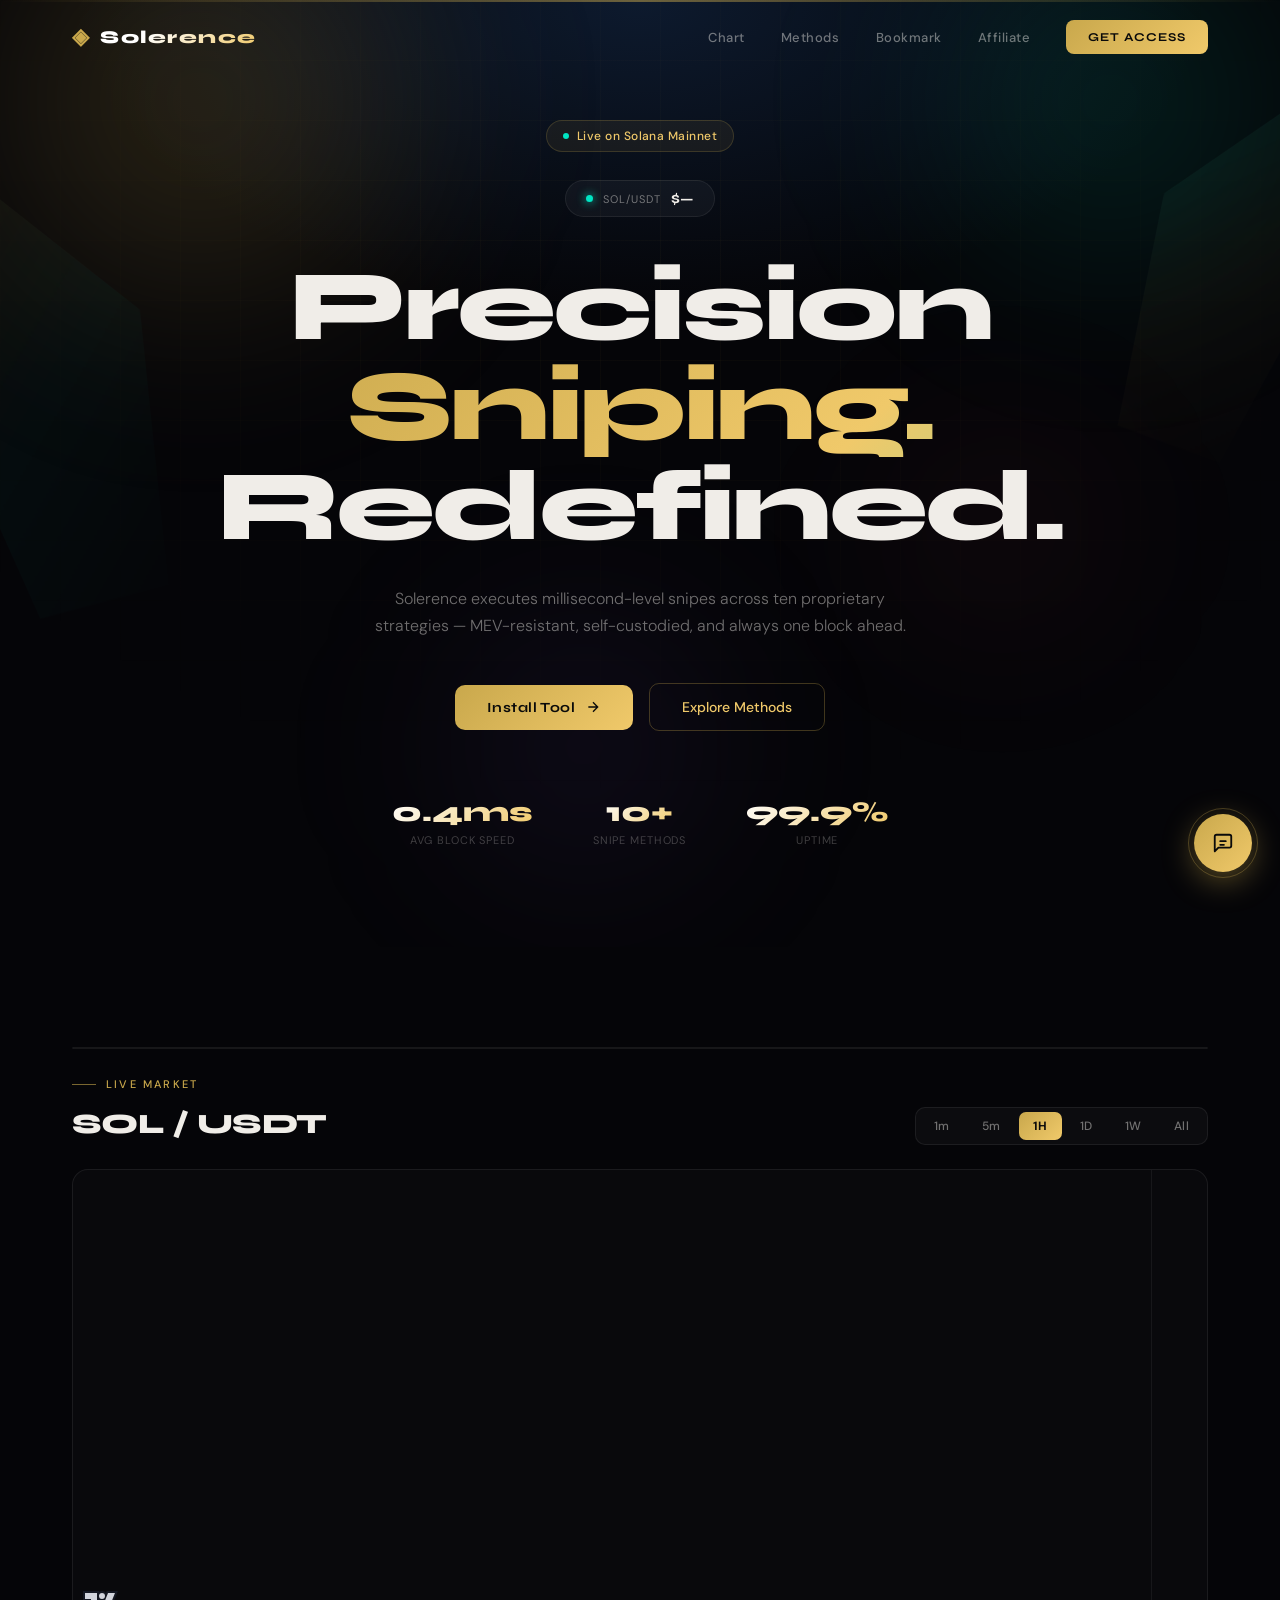
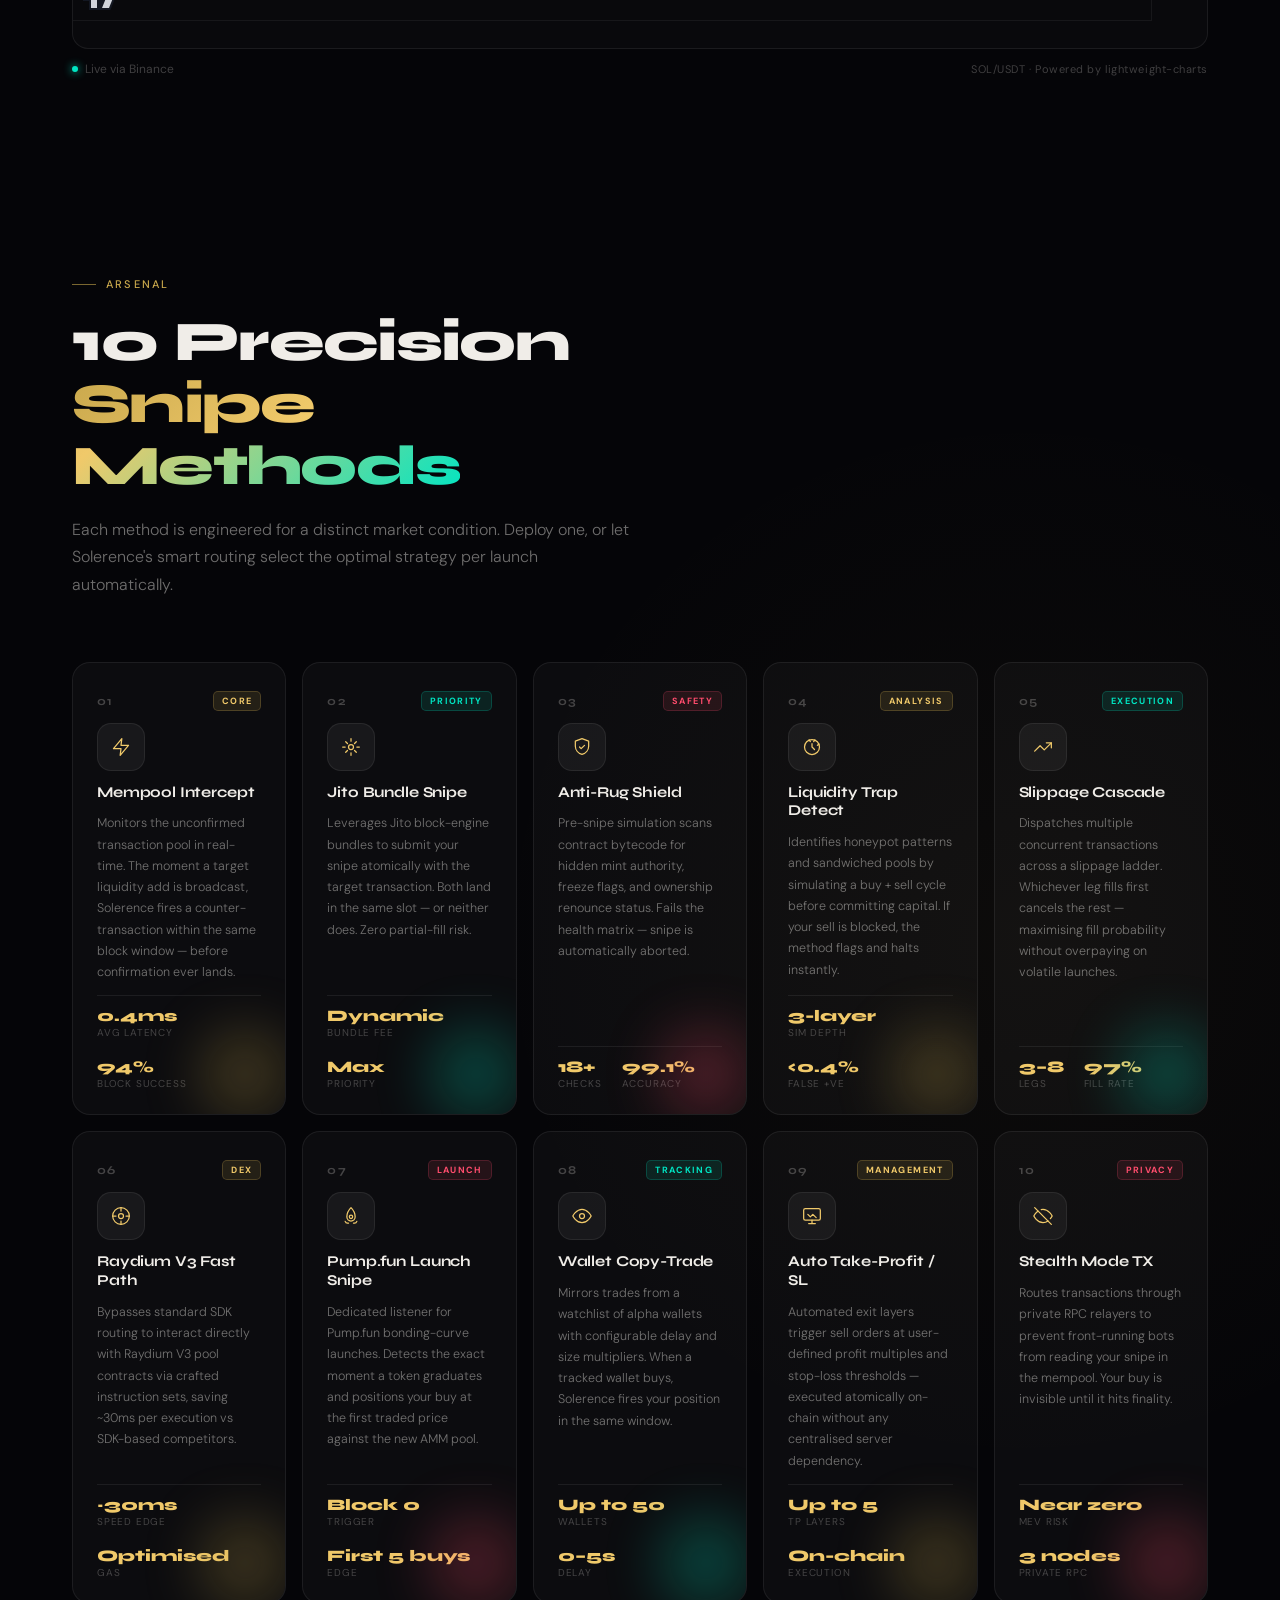
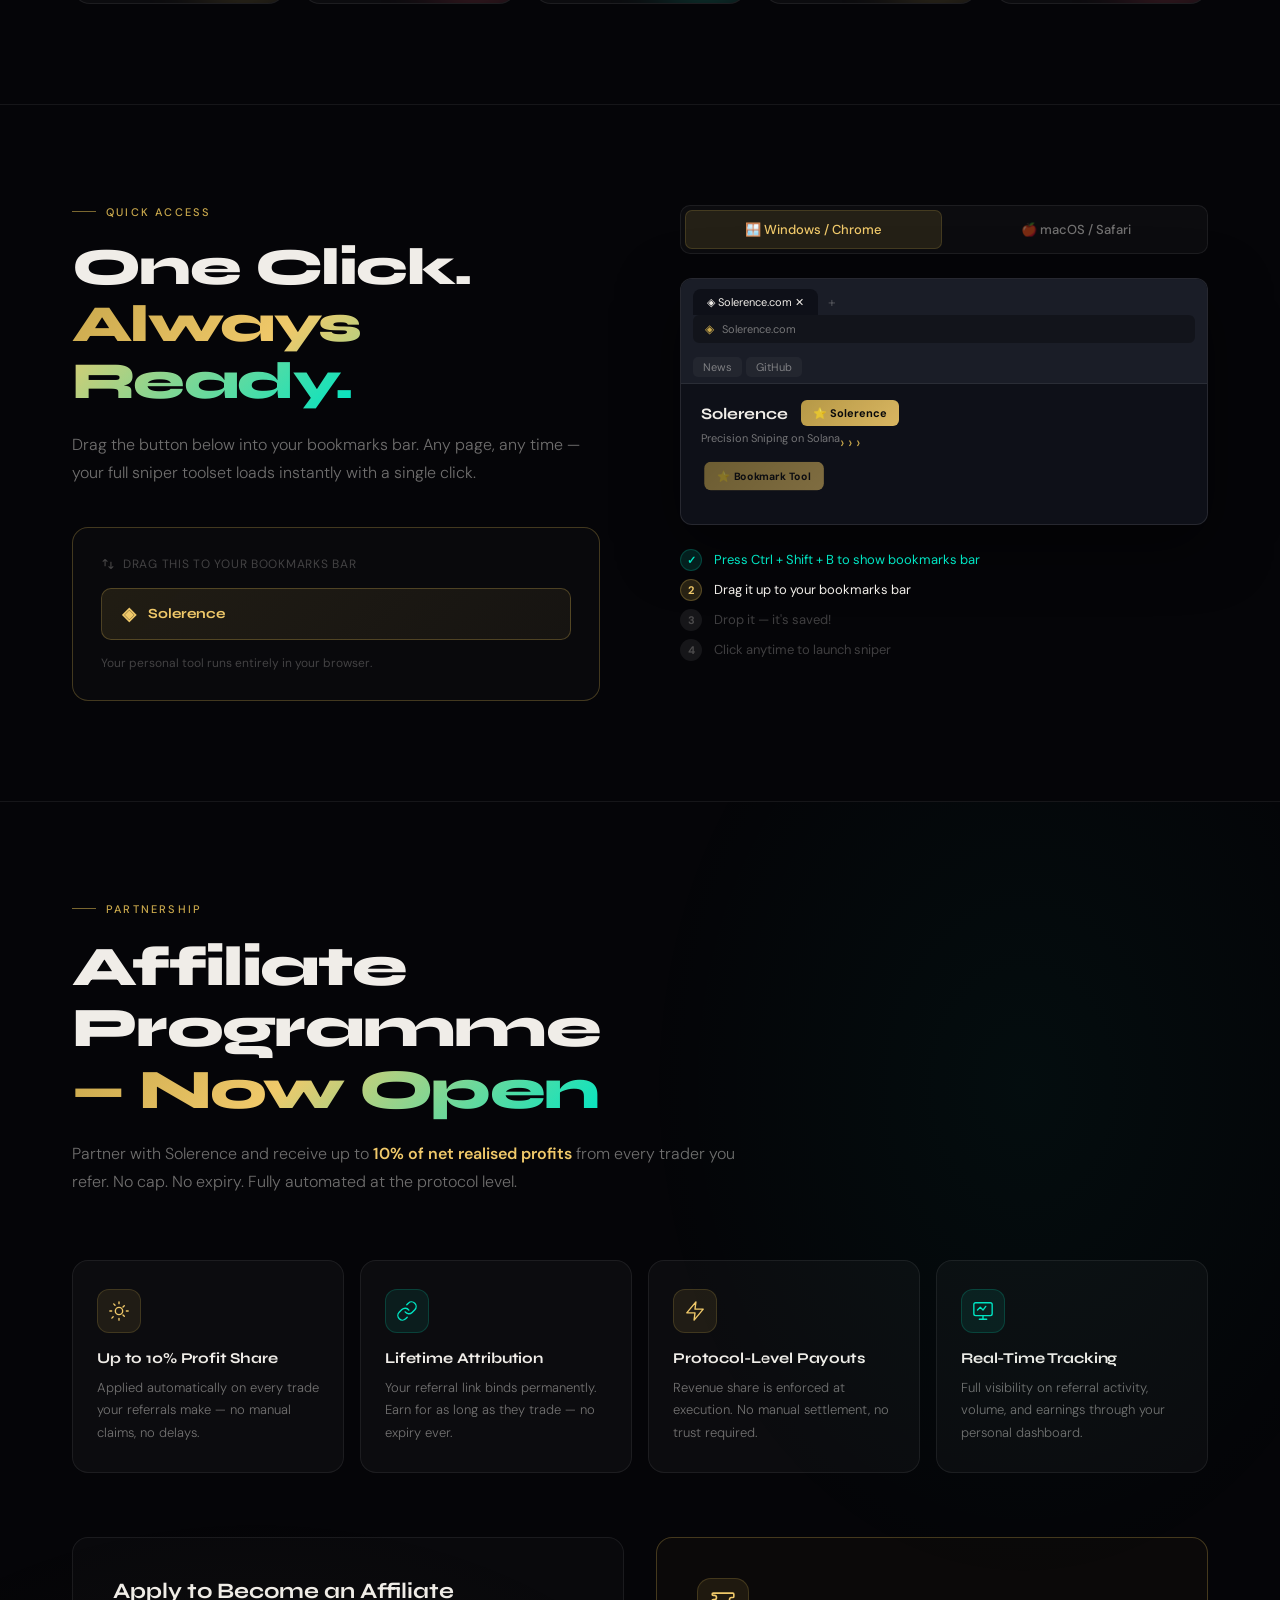
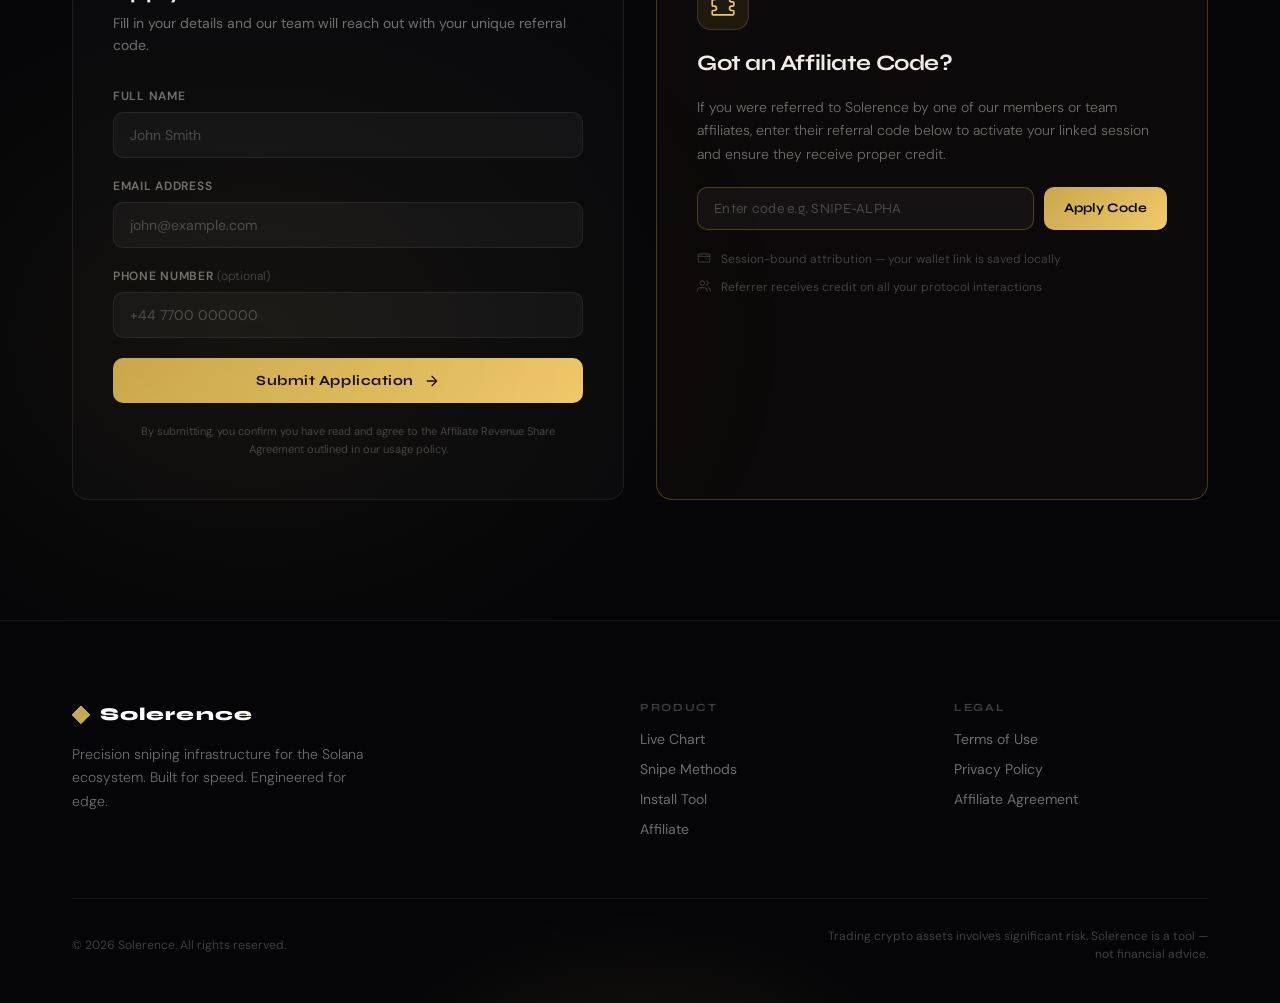
<file: index.html>
<!doctype html>
<html lang="en">
  <head>
    <meta charset="UTF-8" />
    <link rel="icon" type="image/png" href="/assets/logo-Q-USBa1S.png" />
    <meta name="viewport" content="width=device-width, initial-scale=1.0" />
    <meta name="description" content="Solerence — Precision Solana sniping. 10 snipe methods, live SOL chart, millisecond execution." />
    <title>Solerence</title>
    <script type="module" crossorigin src="/assets/index-DayN_Yxg.js"></script>
    <link rel="stylesheet" crossorigin href="/assets/index-BW9YuFZD.css">
  </head>
  <body>
    <div id="root"></div>
  </body>
</html>
</file>
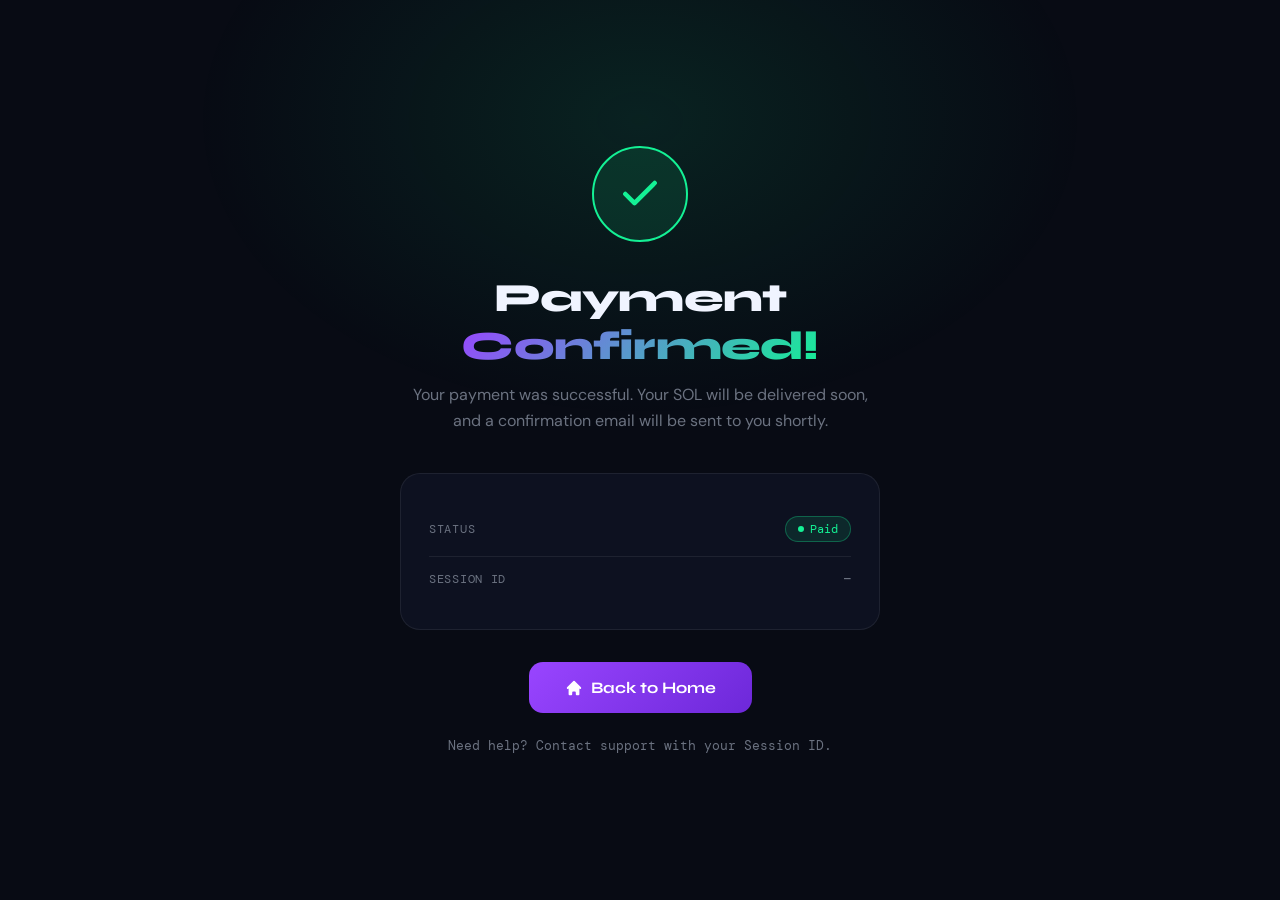
<file: success/index.html>
<!DOCTYPE html>
<html lang="en">
<head>
    <meta charset="UTF-8">
    <meta name="viewport" content="width=device-width, initial-scale=1.0">
    <title>Payment Successful | SniperTool</title>
    <link href="https://fonts.googleapis.com/css2?family=DM+Mono:wght@400;500&family=Syne:wght@600;700;800&family=DM+Sans:wght@400;500;600&display=swap" rel="stylesheet">
    <style>
        *, *::before, *::after { margin: 0; padding: 0; box-sizing: border-box; }
        :root {
            --bg: #080B14; --bg2: #0D1120; --bg3: #131829;
            --border: rgba(255,255,255,0.07); --text: #F0F4FF;
            --muted: #6B7280; --green: #14F195; --sol: #9945FF;
        }
        body {
            font-family: 'DM Sans', sans-serif;
            background: var(--bg); color: var(--text);
            min-height: 100vh; display: flex; align-items: center;
            justify-content: center; padding: 24px;
        }
        body::before {
            content: ''; position: fixed; top: -20%; left: 50%;
            transform: translateX(-50%); width: 900px; height: 600px;
            background: radial-gradient(ellipse, rgba(20,241,149,0.1) 0%, transparent 70%);
            pointer-events: none; z-index: 0;
        }
        .container {
            position: relative; z-index: 1;
            text-align: center; max-width: 480px; width: 100%;
        }
        .check-circle {
            width: 96px; height: 96px; border-radius: 50%;
            background: rgba(20,241,149,0.1); border: 2px solid var(--green);
            display: flex; align-items: center; justify-content: center;
            margin: 0 auto 32px;
            animation: popIn 0.5s cubic-bezier(0.34,1.56,0.64,1) forwards;
        }
        @keyframes popIn {
            from { transform: scale(0); opacity: 0; }
            to { transform: scale(1); opacity: 1; }
        }
        .check-circle svg { width: 44px; height: 44px; color: var(--green); }
        h1 {
            font-family: 'Syne', sans-serif; font-size: 40px;
            font-weight: 800; margin-bottom: 12px; letter-spacing: -0.02em;
        }
        h1 span {
            background: linear-gradient(135deg, #9945FF, #14F195);
            -webkit-background-clip: text; -webkit-text-fill-color: transparent;
        }
        .subtitle { color: var(--muted); font-size: 16px; line-height: 1.6; margin-bottom: 40px; }
        .summary-card {
            background: var(--bg2); border: 1px solid var(--border);
            border-radius: 20px; padding: 28px; margin-bottom: 32px; text-align: left;
        }
        .summary-row {
            display: flex; justify-content: space-between; align-items: center;
            padding: 14px 0; border-bottom: 1px solid var(--border);
        }
        .summary-row:last-child { border-bottom: none; }
        .summary-label {
            font-family: 'DM Mono', monospace; font-size: 12px;
            text-transform: uppercase; letter-spacing: 0.06em; color: var(--muted);
        }
        .summary-value { font-family: 'DM Mono', monospace; font-size: 14px; font-weight: 500; }
        .summary-value.highlight {
            background: linear-gradient(135deg, #9945FF, #14F195);
            -webkit-background-clip: text; -webkit-text-fill-color: transparent;
            font-family: 'Syne', sans-serif; font-size: 20px; font-weight: 700;
        }
        .status-badge {
            display: inline-flex; align-items: center; gap: 6px;
            background: rgba(20,241,149,0.1); border: 1px solid rgba(20,241,149,0.3);
            color: var(--green); border-radius: 20px; padding: 4px 12px;
            font-family: 'DM Mono', monospace; font-size: 12px;
        }
        .status-dot {
            width: 6px; height: 6px; background: var(--green); border-radius: 50%;
            animation: pulse 2s ease-in-out infinite;
        }
        @keyframes pulse { 0%, 100% { opacity: 1; } 50% { opacity: 0.4; } }
        .home-btn {
            display: inline-flex; align-items: center; gap: 8px;
            background: linear-gradient(135deg, #9945FF, #6d28d9);
            color: white; text-decoration: none; padding: 16px 36px;
            border-radius: 14px; font-family: 'Syne', sans-serif;
            font-size: 16px; font-weight: 700; transition: all 0.25s;
        }
        .home-btn:hover { transform: translateY(-2px); box-shadow: 0 12px 32px rgba(153,69,255,0.35); }
        .note { margin-top: 24px; font-size: 13px; color: var(--muted); font-family: 'DM Mono', monospace; }
        .session-id { font-size: 11px; color: var(--muted); word-break: break-all; }
    </style>
</head>
<body>
<div class="container">
    <div class="check-circle">
        <svg viewBox="0 0 24 24" fill="none" stroke="currentColor" stroke-width="2.5" stroke-linecap="round" stroke-linejoin="round">
            <polyline points="20 6 9 17 4 12"/>
        </svg>
    </div>

    <h1>Payment <span>Confirmed!</span></h1>
    <p class="subtitle">Your payment was successful. Your SOL will be delivered soon, and a confirmation email will be sent to you shortly.</p>

    <div class="summary-card">
        <div class="summary-row">
            <span class="summary-label">Status</span>
            <span class="status-badge"><span class="status-dot"></span>Paid</span>
        </div>
        <div class="summary-row">
            <span class="summary-label">Session ID</span>
            <span class="summary-value session-id" id="session-id">—</span>
        </div>
    </div>

    <a href="/" class="home-btn">
        <svg width="18" height="18" viewBox="0 0 20 20" fill="currentColor">
            <path d="M10.707 2.293a1 1 0 00-1.414 0l-7 7a1 1 0 001.414 1.414L4 10.414V17a1 1 0 001 1h2a1 1 0 001-1v-2a1 1 0 011-1h2a1 1 0 011 1v2a1 1 0 001 1h2a1 1 0 001-1v-6.586l.293.293a1 1 0 001.414-1.414l-7-7z"/>
        </svg>
        Back to Home
    </a>
    <p class="note">Need help? Contact support with your Session ID.</p>
</div>

<script>
    const params = new URLSearchParams(window.location.search);
    const sessionId = params.get('session_id');
    if (sessionId) {
        document.getElementById('session-id').textContent = sessionId;
    }
</script>
</body>
</html>
</file>
<file: assets/index-BW9YuFZD.css>
@import "https://fonts.googleapis.com/css2?family=Syne:wght@400;500;600;700;800&family=DM+Sans:ital,opsz,wght@0,9..40,300;0,9..40,400;0,9..40,500;1,9..40,300&display=swap";:root{--gold:#c9a84c;--gold-light:#f0c96a;--gold-dim:#c9a84c2e;--teal:#00e5c3;--teal-dim:#00e5c31f;--rose:#ff4d6d;--bg-void:#050508;--bg-deep:#080b12;--bg-card:#ffffff08;--bg-card-hover:#ffffff0e;--border:#ffffff12;--border-gold:#c9a84c4d;--text-primary:#f0ede8;--text-muted:#f0ede873;--text-dim:#f0ede840;--radius:16px;--radius-sm:10px;--shadow-gold:0 0 40px #c9a84c26, 0 0 80px #c9a84c0d;--shadow-teal:0 0 40px #00e5c31f}*,:before,:after{box-sizing:border-box;margin:0;padding:0}html{scroll-behavior:smooth}body{background:var(--bg-void);color:var(--text-primary);-webkit-font-smoothing:antialiased;font-family:DM Sans,sans-serif;overflow-x:hidden}::-webkit-scrollbar{width:4px}::-webkit-scrollbar-track{background:0 0}::-webkit-scrollbar-thumb{background:var(--border-gold);border-radius:4px}h1,h2,h3,h4,h5{font-family:Syne,sans-serif}a{color:inherit;text-decoration:none}.section-label{letter-spacing:.2em;text-transform:uppercase;color:var(--gold);align-items:center;gap:10px;font-family:DM Sans,sans-serif;font-size:11px;font-weight:500;display:flex}.section-label:before{content:"";background:var(--gold);opacity:.6;width:24px;height:1px;display:block}.container{max-width:1200px;margin:0 auto;padding:0 32px}@keyframes fadeInUp{0%{opacity:0;transform:translateY(32px)}to{opacity:1;transform:translateY(0)}}@keyframes fadeIn{0%{opacity:0}to{opacity:1}}@keyframes shimmer{0%{background-position:-200%}to{background-position:200%}}@keyframes pulse-gold{0%,to{box-shadow:0 0 #c9a84c4d}50%{box-shadow:0 0 0 8px #c9a84c00}}@keyframes float{0%,to{transform:translateY(0)}50%{transform:translateY(-10px)}}@keyframes orb-drift{0%,to{transform:translate(0)scale(1)}33%{transform:translate(30px,-20px)scale(1.05)}66%{transform:translate(-20px,15px)scale(.97)}}@keyframes ticker-scroll{0%{transform:translate(0)}to{transform:translate(-50%)}}@keyframes drag-bounce{0%,to{transform:translate(0)}25%{transform:translate(10px)}75%{transform:translate(-4px)}}@keyframes arrow-flow{0%{opacity:0;transform:translate(-10px)}50%{opacity:1}to{opacity:0;transform:translate(10px)}}@keyframes glow-pulse{0%,to{opacity:.5}50%{opacity:1}}@keyframes spin-slow{0%{transform:rotate(0)}to{transform:rotate(360deg)}}@keyframes beam{0%,to{opacity:0;transform:scaleX(0)}50%{opacity:1;transform:scaleX(1)}}@media (width<=768px){.container{padding:0 20px}}.app{flex-direction:column;min-height:100vh;display:flex}main{flex:1}.navbar{z-index:1000;padding:20px 0;transition:all .4s;position:fixed;top:0;left:0;right:0}.navbar.scrolled{-webkit-backdrop-filter:blur(20px);border-bottom:1px solid var(--border);background:#050508d9;padding:14px 0}.nav-inner{justify-content:space-between;align-items:center;display:flex}.nav-logo{letter-spacing:.08em;color:var(--text-primary);align-items:center;gap:10px;font-family:Syne,sans-serif;font-size:18px;font-weight:800;transition:color .2s;display:flex}.nav-logo:hover{color:var(--gold-light)}.logo-icon{color:var(--gold);font-size:22px;animation:12s linear infinite spin-slow;display:inline-block}.logo-text{background:linear-gradient(135deg, #fff 30%, var(--gold-light) 100%);-webkit-text-fill-color:transparent;-webkit-background-clip:text;background-clip:text}.nav-links{align-items:center;gap:36px;display:flex}.nav-link{letter-spacing:.04em;color:var(--text-muted);font-size:13px;font-weight:500;transition:color .2s;position:relative}.nav-link:after{content:"";background:var(--gold);transform-origin:0;height:1px;transition:transform .3s;position:absolute;bottom:-4px;left:0;right:0;transform:scaleX(0)}.nav-link:hover{color:var(--text-primary)}.nav-link:hover:after{transform:scaleX(1)}.nav-cta{background:linear-gradient(135deg, var(--gold) 0%, var(--gold-light) 100%);color:#0a0a0a;letter-spacing:.08em;text-transform:uppercase;white-space:nowrap;border-radius:8px;padding:10px 22px;font-family:Syne,sans-serif;font-size:12px;font-weight:700;transition:all .25s}.nav-cta:hover{transform:translateY(-1px);box-shadow:0 8px 24px #c9a84c59}.nav-burger{cursor:pointer;background:0 0;border:none;flex-direction:column;gap:5px;padding:4px;display:none}.nav-burger span{background:var(--text-primary);transform-origin:50%;border-radius:2px;width:22px;height:2px;transition:all .3s;display:block}.nav-burger span.open:first-child{transform:rotate(45deg)translate(5px,5px)}.nav-burger span.open:nth-child(2){opacity:0;transform:scaleX(0)}.nav-burger span.open:nth-child(3){transform:rotate(-45deg)translate(5px,-5px)}@media (width<=768px){.nav-burger{display:flex}.nav-links{-webkit-backdrop-filter:blur(20px);backdrop-filter:blur(20px);border-bottom:1px solid var(--border);background:#050508f7;flex-direction:column;gap:24px;padding:32px 24px;display:none;position:fixed;top:64px;left:0;right:0}.nav-links.open{display:flex}.nav-link{font-size:16px}.nav-cta{text-align:center}}.hero{--mx:0px;--my:0px;flex-direction:column;justify-content:center;align-items:center;min-height:100dvh;display:flex;position:relative;overflow:hidden}.hero-bg{background:radial-gradient(80% 60% at 50% 0,#0d1a2e 0%,#050508 55%);position:absolute;inset:0;overflow:hidden}.orb{filter:blur(80px);border-radius:50%;animation:18s ease-in-out infinite orb-drift;position:absolute}.orb-1{background:radial-gradient(circle,#c9a84c38 0%,#0000 70%);width:600px;height:600px;animation-delay:0s;top:-200px;left:-100px}.orb-2{background:radial-gradient(circle,#00e5c324 0%,#0000 70%);width:500px;height:500px;animation-delay:-6s;top:-150px;right:-80px}.orb-3{background:radial-gradient(circle,#7850c81f 0%,#0000 70%);width:400px;height:400px;animation-delay:-12s;bottom:0;left:30%}.orb-4{background:radial-gradient(circle,#ff4d6d14 0%,#0000 70%);width:300px;height:300px;animation-delay:-4s;top:40%;right:10%}.grid-overlay{background-image:linear-gradient(#c9a84c0a 1px,#0000 1px),linear-gradient(90deg,#c9a84c0a 1px,#0000 1px);background-size:60px 60px;position:absolute;inset:0;-webkit-mask-image:radial-gradient(80% 70% at 50% 30%,#000 0%,#0000 80%);mask-image:radial-gradient(80% 70% at 50% 30%,#000 0%,#0000 80%)}.crystal-left{clip-path:polygon(50% 0%,100% 35%,80% 100%,20% 100%,0% 35%);filter:blur(1px);background:linear-gradient(135deg,#c9a84c0f 0%,#00e5c308 50%,#0000 100%);width:220px;height:420px;animation:8s ease-in-out infinite float;position:absolute;top:20%;left:-60px;transform:rotate(-15deg)}.crystal-right{clip-path:polygon(50% 0%,100% 35%,80% 100%,20% 100%,0% 35%);filter:blur(1px);background:linear-gradient(135deg,#00e5c312 0%,#c9a84c0a 50%,#0000 100%);width:180px;height:360px;animation:11s ease-in-out infinite reverse float;position:absolute;top:10%;right:-40px;transform:rotate(20deg)}.scanline{pointer-events:none;background:linear-gradient(90deg,#0000,#c9a84c80,#0000);height:2px;animation:6s ease-in-out infinite scanline-move;position:absolute;top:0;left:0;right:0}@keyframes scanline-move{0%{opacity:0;top:-10%}10%{opacity:1}90%{opacity:.5}to{opacity:0;top:110%}}.hero-content{z-index:2;text-align:center;flex-direction:column;align-items:center;width:100%;max-width:1200px;margin:0 auto;padding:90px 20px 80px;display:flex;position:relative}@media (width>=768px){.hero-content{padding:120px 40px 100px}}.hero-badge{letter-spacing:.04em;color:var(--gold-light);background:#c9a84c14;border:1px solid #c9a84c33;border-radius:100px;align-items:center;gap:8px;margin-bottom:28px;padding:7px 16px;font-size:12px;font-weight:500;animation:.8s both fadeInUp;display:inline-flex}.badge-dot{background:var(--teal);border-radius:50%;width:6px;height:6px;animation:2s infinite pulse-gold}.hero-price-pill{border:1px solid var(--border);background:#ffffff0a;border-radius:100px;align-items:center;gap:10px;margin-bottom:40px;padding:8px 20px;font-size:13px;animation:.8s .1s both fadeInUp;display:inline-flex}.price-dot{background:#00e5c3;border-radius:50%;width:7px;height:7px;animation:2s infinite glow-pulse;box-shadow:0 0 10px #00e5c3}.price-label{color:var(--text-muted);letter-spacing:.08em;font-size:11px}.price-value{color:var(--text-primary);font-family:Syne,sans-serif;font-size:16px;font-weight:700;transition:color .2s}.price-value.up{color:#00e5c3}.price-value.down{color:var(--rose)}.price-change{font-size:12px;font-weight:500}.price-change.pos{color:#00e5c3}.price-change.neg{color:var(--rose)}.hero-title{letter-spacing:-.03em;flex-direction:column;margin-bottom:28px;font-family:Syne,sans-serif;font-size:clamp(52px,9vw,100px);font-weight:800;line-height:1;animation:.8s .2s both fadeInUp;display:flex}.title-line{display:block}.title-line.accent{background:linear-gradient(135deg, var(--gold) 0%, var(--gold-light) 40%, var(--teal) 100%);-webkit-text-fill-color:transparent;background-size:200%;-webkit-background-clip:text;background-clip:text;animation:4s linear infinite shimmer,.8s .2s both fadeInUp}.hero-sub{max-width:560px;color:var(--text-muted);margin-bottom:44px;font-size:16px;font-weight:300;line-height:1.7;animation:.8s .3s both fadeInUp}.hero-actions{flex-wrap:wrap;justify-content:center;align-items:center;gap:16px;margin-bottom:64px;animation:.8s .4s both fadeInUp;display:flex}.btn-primary{background:linear-gradient(135deg, var(--gold) 0%, var(--gold-light) 100%);color:#0a0a0a;letter-spacing:.04em;border-radius:10px;align-items:center;gap:10px;padding:14px 32px;font-family:Syne,sans-serif;font-size:14px;font-weight:700;transition:all .3s;display:inline-flex}.btn-primary:hover{box-shadow:0 12px 36px #c9a84c66, 0 0 0 1px var(--gold);transform:translateY(-2px)}.btn-ghost{border:1px solid var(--border-gold);color:var(--gold-light);background:0 0;border-radius:10px;align-items:center;gap:8px;padding:14px 32px;font-size:14px;font-weight:500;transition:all .3s;display:inline-flex}.btn-ghost:hover{background:var(--gold-dim);border-color:var(--gold);transform:translateY(-2px)}.hero-stats{gap:60px;animation:.8s .5s both fadeInUp;display:flex}.hero-stat{flex-direction:column;align-items:center;gap:4px;display:flex}.stat-val{background:linear-gradient(135deg, #fff 0%, var(--gold-light) 100%);-webkit-text-fill-color:transparent;-webkit-background-clip:text;background-clip:text;font-family:Syne,sans-serif;font-size:28px;font-weight:800}.stat-label{color:var(--text-dim);letter-spacing:.08em;text-transform:uppercase;font-size:11px}@media (width<=640px){.hero-title{margin-bottom:20px;font-size:42px}.hero-sub{max-width:90%;margin-bottom:32px;font-size:15px}.hero-actions{gap:12px;margin-bottom:40px}.btn-primary,.btn-ghost{padding:14px 24px;font-size:13px}.hero-stats{flex-wrap:wrap;justify-content:center;gap:32px}}.ticker-wrap{z-index:10;border-bottom:1px solid var(--border);-webkit-backdrop-filter:blur(10px);backdrop-filter:blur(10px);background:#080b12f2;align-items:center;height:38px;display:flex;position:relative;overflow:hidden}.ticker-label{background:var(--gold);color:#0a0a0a;letter-spacing:.15em;z-index:2;flex-shrink:0;align-items:center;height:100%;padding:0 14px;font-family:Syne,sans-serif;font-size:10px;font-weight:800;display:flex;position:relative}.ticker-label:after{content:"";background:inherit;clip-path:polygon(0 0,0 100%,100% 50%);width:16px;position:absolute;top:0;bottom:0;right:-8px}.ticker-track{flex:1;overflow:hidden;-webkit-mask-image:linear-gradient(90deg,#0000,#000 40px calc(100% - 40px),#0000);mask-image:linear-gradient(90deg,#0000,#000 40px calc(100% - 40px),#0000)}.ticker-inner{white-space:nowrap;align-items:center;animation:28s linear infinite ticker-scroll;display:inline-flex}.ticker-item{align-items:center;gap:8px;padding:0 20px;display:inline-flex}.t-symbol{letter-spacing:.06em;color:var(--text-muted);font-family:Syne,sans-serif;font-size:11px;font-weight:700}.t-price{color:var(--text-primary);font-size:12px;font-weight:500}.t-change{font-size:11px;font-weight:500}.t-change.up{color:#00e5c3}.t-change.down{color:var(--rose)}.t-sep{color:var(--border)}.chart-section{padding:100px 0;position:relative}.chart-header{flex-wrap:wrap;justify-content:space-between;align-items:flex-start;gap:16px;margin-bottom:20px;display:flex}.chart-title{letter-spacing:-.02em;margin-bottom:8px;font-size:28px;font-weight:800}.chart-price-row{align-items:center;gap:12px;display:flex}.chart-price{letter-spacing:-.02em;font-family:Syne,sans-serif;font-size:36px;font-weight:700;transition:color .3s}.chart-price.up{color:#00e5c3}.chart-price.down{color:var(--rose)}.chart-change-badge{border-radius:6px;padding:4px 10px;font-size:13px;font-weight:500}.chart-change-badge.up{color:#00e5c3;background:#00e5c31f;border:1px solid #00e5c333}.chart-change-badge.down{color:var(--rose);background:#ff4d6d1f;border:1px solid #ff4d6d33}.interval-pills{border:1px solid var(--border);background:#ffffff08;border-radius:10px;gap:4px;padding:4px;display:flex}.interval-pill{color:var(--text-muted);cursor:pointer;letter-spacing:.04em;background:0 0;border:none;border-radius:7px;padding:6px 14px;font-family:DM Sans,sans-serif;font-size:12px;font-weight:500;transition:all .2s}.interval-pill:hover{color:var(--text-primary);background:#ffffff0d}.interval-pill.active{background:linear-gradient(135deg, var(--gold) 0%, var(--gold-light) 100%);color:#0a0a0a;font-weight:700}.chart-ohlc{flex-wrap:wrap;gap:24px;margin-bottom:12px;display:flex}.ohlc-item{align-items:center;gap:6px;display:flex}.ohlc-key{letter-spacing:.1em;color:var(--text-dim);text-transform:uppercase;font-size:11px}.ohlc-val{color:var(--text-muted);font-family:Syne,monospace;font-size:13px;font-weight:500}.chart-wrap{border:1px solid var(--border);border-radius:var(--radius);background:#ffffff05;width:100%;height:480px;position:relative;overflow:hidden}.chart-canvas{width:100%;height:100%}.chart-loading{z-index:10;-webkit-backdrop-filter:blur(4px);backdrop-filter:blur(4px);color:var(--text-muted);background:#05050899;flex-direction:column;justify-content:center;align-items:center;gap:16px;font-size:13px;display:flex;position:absolute;inset:0}.loading-spinner{border:2px solid var(--border);border-top-color:var(--gold);border-radius:50%;width:32px;height:32px;animation:.8s linear infinite spin-slow}.chart-footer{flex-wrap:wrap;justify-content:space-between;align-items:center;gap:8px;margin-top:12px;display:flex}.live-badge{color:var(--text-dim);align-items:center;gap:7px;font-size:12px;display:flex}.live-dot{background:#00e5c3;border-radius:50%;width:6px;height:6px;animation:1.5s infinite glow-pulse;box-shadow:0 0 8px #00e5c3}.chart-source{color:var(--text-dim);letter-spacing:.05em;font-size:11px}@media (width<=768px){.chart-wrap{height:320px}.chart-title{font-size:22px}.chart-price{font-size:28px}.chart-header{flex-direction:column}}.chart-ticker-row{border:1px solid var(--border);border-radius:10px;width:100%;overflow:hidden}.chart-ticker-row .ticker-wrap{border-bottom:none;border-radius:10px}.methods-section{padding:100px 0;position:relative}.methods-section:before{content:"";pointer-events:none;background:radial-gradient(60% 50% at 80%,#c9a84c0a 0%,#0000 70%);position:absolute;inset:0}.methods-intro{max-width:560px;margin-bottom:64px}.methods-intro .section-label{margin-bottom:20px}.methods-heading{letter-spacing:-.03em;margin-bottom:20px;font-size:clamp(36px,5vw,56px);font-weight:800;line-height:1.1}.gradient-text{background:linear-gradient(135deg, var(--gold) 0%, var(--gold-light) 40%, var(--teal) 100%);-webkit-text-fill-color:transparent;-webkit-background-clip:text;background-clip:text}.methods-sub{color:var(--text-muted);font-size:16px;font-weight:300;line-height:1.7}.methods-grid{grid-template-columns:repeat(5,1fr);gap:16px;display:grid}.method-card{background:var(--bg-card);border:1px solid var(--border);border-radius:18px;flex-direction:column;gap:12px;padding:28px 24px 24px;transition:transform .3s,border-color .3s,background .3s;animation:.6s both fadeInUp;display:flex;position:relative;overflow:hidden}.method-card:hover{background:#ffffff0d;border-color:#c9a84c47;transform:translateY(-6px)}.method-card-top{justify-content:space-between;align-items:center;display:flex}.method-num{letter-spacing:.1em;color:var(--text-dim);font-family:Syne,sans-serif;font-size:12px;font-weight:700}.method-tag{letter-spacing:.15em;text-transform:uppercase;border-radius:5px;padding:3px 8px;font-size:9px;font-weight:700}.tag-gold{color:var(--gold-light);background:#c9a84c1f;border:1px solid #c9a84c40}.tag-teal{color:var(--teal);background:#00e5c31a;border:1px solid #00e5c333}.tag-rose{color:var(--rose);background:#ff4d6d1a;border:1px solid #ff4d6d33}.method-icon-wrap{align-items:center;display:flex}.method-icon{border:1px solid var(--border);background:#ffffff0d;border-radius:14px;flex-shrink:0;justify-content:center;align-items:center;width:48px;height:48px;transition:transform .3s,background .3s,border-color .3s;display:flex}.method-icon svg{width:20px;height:20px;color:var(--gold-light);transition:color .3s}.method-card:hover .method-icon{background:#c9a84c14;border-color:#c9a84c33;transform:scale(1.08)}.method-card:hover .method-icon svg{color:var(--gold)}.method-card:has(.tag-teal):hover .method-icon{background:#00e5c314;border-color:#00e5c333}.method-card:has(.tag-teal):hover .method-icon svg{color:var(--teal)}.method-card:has(.tag-rose):hover .method-icon{background:#ff4d6d14;border-color:#ff4d6d33}.method-card:has(.tag-rose):hover .method-icon svg{color:var(--rose)}.method-name{letter-spacing:-.01em;color:var(--text-primary);font-family:Syne,sans-serif;font-size:15px;font-weight:700;line-height:1.25}.method-desc{color:var(--text-muted);flex:1;font-size:12.5px;font-weight:300;line-height:1.7}.method-stats{border-top:1px solid var(--border);flex-wrap:wrap;gap:20px;margin-top:auto;padding-top:12px;display:flex}.mstat{flex-direction:column;gap:2px;display:flex}.mstat-val{color:var(--gold-light);font-family:Syne,sans-serif;font-size:16px;font-weight:800;line-height:1}.mstat-label{text-transform:uppercase;letter-spacing:.08em;color:var(--text-dim);font-size:10px}.card-accent{filter:blur(32px);opacity:.35;pointer-events:none;border-radius:50%;width:80px;height:80px;transition:opacity .3s;position:absolute;bottom:0;right:0}.method-card:hover .card-accent{opacity:.6}.accent-gold{background:var(--gold)}.accent-teal{background:var(--teal)}.accent-rose{background:var(--rose)}@media (width<=1100px){.methods-grid{grid-template-columns:repeat(4,1fr)}}@media (width<=860px){.methods-grid{grid-template-columns:repeat(3,1fr)}}@media (width<=620px){.methods-grid{grid-template-columns:repeat(2,1fr)}.method-card{padding:20px 18px 18px}}@media (width<=400px){.methods-grid{grid-template-columns:1fr}}.bookmark-section{border-top:1px solid var(--border);padding:100px 0;position:relative}.bookmark-inner{grid-template-columns:1fr 1fr;align-items:start;gap:80px;display:grid}.bookmark-heading{letter-spacing:-.03em;margin-bottom:20px;font-size:clamp(32px,4.5vw,52px);font-weight:800;line-height:1.1}.bookmark-sub{color:var(--text-muted);margin-bottom:40px;font-size:16px;font-weight:300;line-height:1.75}.drag-zone{border:1px solid var(--border-gold);border-radius:var(--radius);background:#ffffff05;padding:28px}.drag-label{letter-spacing:.06em;color:var(--text-dim);text-transform:uppercase;align-items:center;gap:8px;margin-bottom:16px;font-size:12px;display:flex}.drag-bookmark{border:1px solid var(--border-gold);cursor:grab;color:var(--gold-light);-webkit-user-select:none;user-select:none;background:linear-gradient(135deg,#c9a84c1f 0%,#f0c96a0f 100%);border-radius:10px;align-items:center;gap:12px;padding:14px 20px;font-family:Syne,sans-serif;font-size:14px;font-weight:700;transition:all .3s;animation:3s ease-in-out infinite drag-bounce;display:flex}.drag-bookmark:hover{border-color:var(--gold);box-shadow:var(--shadow-gold);background:linear-gradient(135deg,#c9a84c33 0%,#f0c96a1a 100%);animation:none;transform:scale(1.02)}.drag-bookmark:active{cursor:grabbing}.drag-icon{font-size:18px;animation:10s linear infinite spin-slow;display:inline-block}.drag-handle{color:var(--text-dim);letter-spacing:0;margin-left:auto;font-size:18px}.drag-note{color:var(--text-dim);margin-top:14px;font-size:12px;line-height:1.5}.os-toggle{border:1px solid var(--border);background:#ffffff08;border-radius:10px;gap:6px;margin-bottom:24px;padding:4px;display:flex}.os-toggle button{color:var(--text-muted);cursor:pointer;background:0 0;border:none;border-radius:7px;flex:1;padding:10px 16px;font-family:DM Sans,sans-serif;font-size:13px;font-weight:500;transition:all .2s}.os-toggle button.active{color:var(--gold-light);background:#c9a84c1f;border:1px solid #c9a84c33}.demo-anim{flex-direction:column;gap:24px;display:flex}.browser-mockup,.safari-mockup{background:#0e1018;border:1px solid #ffffff1a;border-radius:12px;overflow:hidden;box-shadow:0 20px 60px #00000080}.browser-chrome,.safari-chrome{background:#1a1d27;border-bottom:1px solid #ffffff12;padding:10px 12px 0}.b-dots{gap:6px;margin-bottom:10px;display:flex}.b-dots span{border-radius:50%;width:10px;height:10px}.b-dots span:first-child{background:#ff5f57}.b-dots span:nth-child(2){background:#ffbd2e}.b-dots span:nth-child(3){background:#28ca41}.s-traffic{gap:6px;margin-bottom:8px;display:flex}.s-red{background:#ff5f57;border-radius:50%;width:10px;height:10px}.s-yellow{background:#ffbd2e;border-radius:50%;width:10px;height:10px}.s-green{background:#28ca41;border-radius:50%;width:10px;height:10px}.b-bar,.s-bar{background:#0000004d;border-radius:6px;align-items:center;gap:8px;margin-bottom:8px;padding:6px 12px;display:flex}.b-favicon,.s-favicon{color:var(--gold);font-size:12px}.b-url,.s-url{color:var(--text-muted);flex:1;font-size:11px}.s-share{color:var(--text-dim);font-size:14px}.b-bookmarks-bar,.s-favorites-bar{gap:4px;padding:6px 0;display:flex;overflow:hidden}.b-bm,.s-fav{color:var(--text-muted);white-space:nowrap;background:#ffffff0a;border-radius:5px;padding:3px 10px;font-size:11px;transition:all .4s}.b-bm.added,.s-fav.added{color:var(--gold-light);background:#c9a84c26;border:1px solid #c9a84c4d;animation:.4s fadeIn}.browser-body,.safari-body{min-height:140px;padding:20px;position:relative}.b-content{flex-direction:column;gap:8px;display:flex}.b-headline{font-family:Syne,sans-serif;font-size:16px;font-weight:700}.b-subline{color:var(--text-muted);font-size:11px}.b-bookmark-btn{background:linear-gradient(135deg, var(--gold) 0%, var(--gold-light) 100%);color:#0a0a0a;border-radius:7px;align-self:flex-start;align-items:center;gap:8px;margin-top:8px;padding:8px 14px;font-size:11px;font-weight:700;transition:all .3s;display:inline-flex}.b-bookmark-btn.dragging{opacity:.5;transform:scale(.95)}.b-tabs{align-items:flex-end;gap:2px;margin-bottom:0;display:flex}.b-tab{color:var(--text-muted);white-space:nowrap;background:#ffffff0a;border-radius:8px 8px 0 0;padding:6px 14px;font-size:11px}.b-tab.active{color:var(--text-primary);background:#0e1018}.b-tab-new{color:var(--text-dim);cursor:pointer;padding:4px 8px;font-size:14px}.drag-trail{flex-direction:column;align-items:center;gap:6px;animation:.2s fadeIn;display:flex;position:absolute;top:16px;left:120px}.mac-trail{flex-direction:column-reverse;top:auto;bottom:16px;left:120px}.drag-ghost{background:linear-gradient(135deg, var(--gold) 0%, var(--gold-light) 100%);color:#0a0a0a;opacity:.9;white-space:nowrap;border-radius:6px;padding:6px 12px;font-size:11px;font-weight:700;animation:.8s ease-in-out infinite float}.drag-arrow-row{gap:4px;display:flex}.drag-arrow{color:var(--gold);font-size:16px;animation:.8s ease-in-out infinite arrow-flow}.up-arr{animation:.8s ease-in-out infinite arrow-flow-up}@keyframes arrow-flow-up{0%{opacity:0;transform:translateY(6px)}50%{opacity:1}to{opacity:0;transform:translateY(-6px)}}.demo-steps{flex-direction:column;gap:8px;display:flex}.demo-step{color:var(--text-dim);align-items:center;gap:12px;font-size:13px;transition:all .3s;display:flex}.demo-step.active{color:var(--text-primary)}.demo-step.done{color:var(--teal)}.step-num{background:var(--border);border-radius:50%;flex-shrink:0;justify-content:center;align-items:center;width:22px;height:22px;font-size:11px;font-weight:700;transition:all .3s;display:flex}.demo-step.active .step-num{background:var(--gold-dim);color:var(--gold-light);border:1px solid var(--border-gold)}.demo-step.done .step-num{color:var(--teal);background:#00e5c31f;border:1px solid #00e5c333}@media (width<=900px){.bookmark-inner{grid-template-columns:1fr;gap:48px}}.affiliate-section{border-top:1px solid var(--border);padding:100px 0 120px;position:relative;overflow:hidden}.affiliate-bg{pointer-events:none;background:radial-gradient(70% 50% at 20% 80%,#c9a84c0f 0%,#0000 60%),radial-gradient(50% 60% at 80% 20%,#00e5c30a 0%,#0000 60%);position:absolute;inset:0}.aff-header{max-width:700px;margin-bottom:64px}.aff-heading{letter-spacing:-.03em;margin-bottom:20px;font-size:clamp(32px,5vw,56px);font-weight:800;line-height:1.1}.aff-sub{color:var(--text-muted);font-size:16px;font-weight:300;line-height:1.75}.aff-sub strong{color:var(--gold-light);font-weight:600}.perks-grid{grid-template-columns:repeat(4,1fr);gap:16px;margin-bottom:64px;display:grid}.perk-card{background:var(--bg-card);border:1px solid var(--border);border-radius:var(--radius);padding:28px 24px;transition:all .3s}.perk-card:hover{background:var(--bg-card-hover);border-color:#c9a84c40;transform:translateY(-4px)}.perk-icon{border-radius:12px;justify-content:center;align-items:center;width:44px;height:44px;margin-bottom:16px;transition:transform .3s;display:flex}.perk-icon svg{width:22px;height:22px}.perk-icon--gold{color:var(--gold-light);background:#c9a84c1a;border:1px solid #c9a84c33}.perk-icon--teal{color:var(--teal);background:#00e5c314;border:1px solid #00e5c32e}.perk-card:hover .perk-icon{transform:scale(1.08)}.perk-title{letter-spacing:-.01em;margin-bottom:10px;font-family:Syne,sans-serif;font-size:15px;font-weight:700}.perk-desc{color:var(--text-muted);font-size:13px;font-weight:300;line-height:1.7}.aff-bottom-grid{grid-template-columns:1fr 1fr;gap:32px;display:grid}.aff-form-card{border:1px solid var(--border);border-radius:var(--radius);background:#ffffff05;padding:40px}.form-card-header{margin-bottom:32px}.form-card-header h3{margin-bottom:8px;font-family:Syne,sans-serif;font-size:22px;font-weight:700}.form-card-header p{color:var(--text-muted);font-size:14px;line-height:1.6}.aff-form{flex-direction:column;gap:20px;display:flex}.field-group{flex-direction:column;gap:8px;display:flex}.field-group label{letter-spacing:.06em;text-transform:uppercase;color:var(--text-muted);font-size:12px;font-weight:600}.field-group input{border:1px solid var(--border);color:var(--text-primary);background:#ffffff0a;border-radius:10px;outline:none;width:100%;padding:13px 16px;font-family:DM Sans,sans-serif;font-size:14px;transition:border-color .2s}.field-group input::placeholder{color:var(--text-dim)}.field-group input:focus{border-color:var(--border-gold)}.optional{color:var(--text-dim);text-transform:none;letter-spacing:0;font-weight:300}.btn-submit{background:linear-gradient(135deg, var(--gold) 0%, var(--gold-light) 100%);color:#0a0a0a;letter-spacing:.04em;cursor:pointer;border:none;border-radius:10px;justify-content:center;align-items:center;gap:10px;width:100%;padding:14px 28px;font-family:Syne,sans-serif;font-size:14px;font-weight:700;transition:all .3s;display:flex}.btn-submit:hover{transform:translateY(-1px);box-shadow:0 8px 30px #c9a84c59}.btn-submit svg{flex-shrink:0}.form-legal{color:var(--text-dim);text-align:center;font-size:11px;line-height:1.6}.form-success{text-align:center;flex-direction:column;align-items:center;gap:14px;padding:40px 0;display:flex}.success-icon{width:60px;height:60px;color:var(--teal);background:#00e5c31f;border:1px solid #00e5c34d;border-radius:50%;justify-content:center;align-items:center;display:flex}.success-icon svg{width:26px;height:26px}.form-success h4{font-family:Syne,sans-serif;font-size:20px;font-weight:700}.form-success p{color:var(--text-muted);font-size:14px;line-height:1.6}.code-card{border:1px solid var(--border-gold);border-radius:var(--radius);background:#c9a84c08;flex-direction:column;gap:20px;padding:40px;display:flex}.code-ticket{width:52px;height:52px;color:var(--gold-light);background:#c9a84c1a;border:1px solid #c9a84c38;border-radius:14px;justify-content:center;align-items:center;display:flex}.code-ticket svg{width:26px;height:26px}.code-heading{letter-spacing:-.02em;font-family:Syne,sans-serif;font-size:22px;font-weight:700}.code-desc{color:var(--text-muted);font-size:14px;font-weight:300;line-height:1.7}.code-input-row{gap:10px;display:flex}.code-input{border:1px solid var(--border-gold);letter-spacing:.08em;color:var(--gold-light);background:#ffffff0a;border-radius:10px;outline:none;flex:1;padding:12px 16px;font-family:Syne,sans-serif;font-size:14px;font-weight:600;transition:border-color .2s}.code-input::placeholder{color:var(--text-dim);letter-spacing:.02em;font-weight:400}.code-input:focus{border-color:var(--gold)}.code-input.invalid{border-color:#e05555;animation:.5s shake}@keyframes shake{0%{transform:translate(0)}15%{transform:translate(-6px)}30%{transform:translate(6px)}45%{transform:translate(-5px)}60%{transform:translate(5px)}75%{transform:translate(-3px)}90%{transform:translate(3px)}to{transform:translate(0)}}.btn-apply{background:linear-gradient(135deg, var(--gold) 0%, var(--gold-light) 100%);color:#0a0a0a;cursor:pointer;white-space:nowrap;border:none;border-radius:10px;padding:12px 20px;font-family:Syne,sans-serif;font-size:13px;font-weight:700;transition:all .2s}.btn-apply:hover{transform:translateY(-1px);box-shadow:0 6px 24px #c9a84c59}.code-applied{background:#00e5c312;border:1px solid #00e5c333;border-radius:10px;align-items:center;gap:14px;padding:14px 18px;display:flex}.code-check{width:32px;height:32px;color:var(--teal);background:#00e5c326;border:1px solid #00e5c34d;border-radius:50%;flex-shrink:0;justify-content:center;align-items:center;display:flex}.code-check svg{width:16px;height:16px}.code-applied-label{color:var(--text-dim);text-transform:uppercase;letter-spacing:.1em;font-size:11px}.code-applied-val{color:var(--teal);letter-spacing:.08em;font-family:Syne,sans-serif;font-size:15px;font-weight:700}.code-remove{color:var(--text-dim);cursor:pointer;background:0 0;border:none;justify-content:center;align-items:center;margin-left:auto;padding:4px;line-height:1;transition:color .2s;display:flex}.code-remove svg{width:16px;height:16px}.code-remove:hover{color:var(--rose)}.code-info-cards{flex-direction:column;gap:10px;display:flex}.code-info-item{color:var(--text-dim);align-items:flex-start;gap:10px;font-size:12px;line-height:1.5;display:flex}.ci-icon{color:var(--text-dim);flex-shrink:0;align-items:center;margin-top:1px;display:flex}.ci-icon svg{width:14px;height:14px}@media (width<=900px){.perks-grid{grid-template-columns:repeat(2,1fr)}.aff-bottom-grid{grid-template-columns:1fr}}@media (width<=550px){.perks-grid{grid-template-columns:1fr}.aff-form-card,.code-card{padding:28px 20px}}.form-error{color:#e05c5c;text-align:center;margin:8px 0 0;font-size:13px}.footer{border-top:1px solid var(--border);padding:80px 0 40px;position:relative;overflow:hidden}.footer-glow{pointer-events:none;background:radial-gradient(#c9a84c14 0%,#0000 70%);width:600px;height:300px;position:absolute;bottom:-200px;left:50%;transform:translate(-50%)}.footer-inner{grid-template-columns:2fr 1fr 1fr;gap:60px;margin-bottom:60px;display:grid}.footer-logo{letter-spacing:.06em;background:linear-gradient(135deg, #fff 30%, var(--gold-light) 100%);-webkit-text-fill-color:transparent;-webkit-background-clip:text;background-clip:text;align-items:center;gap:10px;margin-bottom:16px;font-family:Syne,sans-serif;font-size:18px;font-weight:800;display:flex}.footer-logo .logo-icon{color:var(--gold);-webkit-text-fill-color:var(--gold)}.footer-tagline{color:var(--text-muted);max-width:300px;margin-bottom:24px;font-size:14px;font-weight:300;line-height:1.7}.footer-links-col{flex-direction:column;gap:12px;display:flex}.footer-links-col h5{letter-spacing:.15em;text-transform:uppercase;color:var(--text-dim);margin-bottom:4px;font-family:Syne,sans-serif;font-size:11px;font-weight:700}.footer-links-col a{color:var(--text-muted);font-size:14px;transition:color .2s}.footer-links-col a:hover{color:var(--gold-light)}.footer-bottom{border-top:1px solid var(--border);flex-wrap:wrap;justify-content:space-between;align-items:center;gap:16px;padding-top:28px;display:flex}.footer-bottom p{color:var(--text-dim);font-size:12px}.footer-disclaimer{text-align:right;max-width:400px;line-height:1.5}@media (width<=768px){.footer-inner{grid-template-columns:1fr;gap:36px}.footer-bottom{flex-direction:column;align-items:flex-start}.footer-disclaimer{text-align:left}}.legal-modal-overlay{-webkit-backdrop-filter:blur(16px);backdrop-filter:blur(16px);z-index:2000;background:#050508f0;justify-content:center;align-items:center;padding:20px;display:flex;position:fixed;inset:0}.legal-modal{background:var(--bg-card);border:1px solid var(--border-gold);border-radius:var(--radius);flex-direction:column;width:100%;max-width:740px;max-height:88vh;display:flex;overflow:hidden;box-shadow:0 25px 70px #000000a6}.modal-header{border-bottom:1px solid var(--border);flex-shrink:0;justify-content:space-between;align-items:center;padding:28px 32px 20px;display:flex}.modal-header h2{color:var(--gold-light);margin:0;font-family:Syne,sans-serif;font-size:22px;font-weight:700}.modal-close{color:var(--text-dim);cursor:pointer;background:0 0;border:none;padding:4px 10px;font-size:26px}.modal-close:hover{color:var(--rose)}.modal-content{color:var(--text-muted);flex:1;padding:32px;font-size:14.5px;line-height:1.78;overflow-y:auto}.modal-content h3{color:var(--gold-light);margin:32px 0 14px;font-family:Syne,sans-serif;font-size:17px;font-weight:600}.modal-content p{margin-bottom:18px}.modal-footer{border-top:1px solid var(--border);text-align:center;flex-shrink:0;padding:24px 32px 32px}.btn-understand{background:linear-gradient(135deg, var(--gold) 0%, var(--gold-light) 100%);color:#0a0a0a;letter-spacing:.05em;cursor:pointer;border:none;border-radius:10px;min-width:220px;padding:16px 52px;font-family:Syne,sans-serif;font-size:14.5px;font-weight:700;transition:all .3s}.btn-understand:hover{transform:translateY(-2px);box-shadow:0 15px 45px #c9a84c73}.cs-fab{z-index:9998;cursor:pointer;background:linear-gradient(135deg, var(--gold) 0%, var(--gold-light) 100%);color:#0a0a0a;border:none;border-radius:50%;outline:none;justify-content:center;align-items:center;width:58px;height:58px;transition:transform .25s cubic-bezier(.34,1.56,.64,1),box-shadow .25s;display:flex;position:fixed;bottom:28px;right:28px;box-shadow:0 8px 32px #c9a84c73,0 2px 8px #0006}.cs-fab:hover{transform:scale(1.08)translateY(-2px);box-shadow:0 12px 40px #c9a84c99,0 4px 12px #0006}.cs-fab:active{transform:scale(.96)}.cs-fab--open{color:var(--gold);border:1px solid var(--border-gold);background:linear-gradient(135deg,#1a1a2e 0%,#0d0d1a 100%);box-shadow:0 8px 32px #c9a84c33,0 2px 8px #00000080}.cs-fab__icon{justify-content:center;align-items:center;display:flex}.cs-fab__badge{background:var(--rose);color:#fff;border:2px solid var(--bg-void);border-radius:50%;justify-content:center;align-items:center;width:20px;height:20px;font-family:Syne,sans-serif;font-size:11px;font-weight:700;animation:2s infinite pulse-gold;display:flex;position:absolute;top:-4px;right:-4px}.cs-fab__ring{pointer-events:none;border:1.5px solid #c9a84c4d;border-radius:50%;animation:3s ease-in-out infinite cs-ring;position:absolute;inset:-6px}@keyframes cs-ring{0%,to{opacity:0;transform:scale(1)}50%{opacity:1;transform:scale(1.06)}}.cs-panel{z-index:9997;background:var(--bg-deep);border:1px solid var(--border);opacity:0;pointer-events:none;transform-origin:100% 100%;border-radius:20px;flex-direction:column;width:370px;max-height:560px;transition:transform .35s cubic-bezier(.34,1.56,.64,1),opacity .25s;display:flex;position:fixed;bottom:100px;right:28px;overflow:hidden;transform:translateY(16px)scale(.96);box-shadow:0 32px 80px #000000b3,0 0 0 1px #c9a84c14,inset 0 1px #ffffff0a}.cs-panel--open{opacity:1;pointer-events:all;transform:translateY(0)scale(1)}.cs-panel__header{border-bottom:1px solid var(--border);background:linear-gradient(135deg,#c9a84c12 0%,#00e5c308 100%);flex-shrink:0;justify-content:space-between;align-items:center;padding:18px 18px 16px;transition:background .5s;display:flex;position:relative}.cs-panel__header--agent{background:linear-gradient(135deg,#00e5c312 0%,#c9a84c08 100%)}.cs-panel__header:before{content:"";background:linear-gradient(90deg, var(--gold), var(--teal), var(--gold));background-size:200% 100%;height:2px;animation:4s linear infinite cs-shimmer;position:absolute;top:0;left:0;right:0}.cs-panel__header--agent:before{background:linear-gradient(90deg, var(--teal), var(--gold), var(--teal));background-size:200% 100%}@keyframes cs-shimmer{0%{background-position:200%}to{background-position:-200%}}.cs-header__left{align-items:center;gap:12px;display:flex}.cs-avatar{border-radius:50%;flex-shrink:0;justify-content:center;align-items:center;width:40px;height:40px;font-family:Syne,sans-serif;font-size:15px;font-weight:800;transition:background .4s;display:flex;position:relative}.cs-avatar--bot{border:1.5px solid var(--border-gold);color:var(--gold-light);background:#c9a84c1f}.cs-avatar--agent{background:linear-gradient(135deg, var(--teal) 0%, #00e5c399 100%);color:#0a0a0a;font-size:15px}.cs-avatar__status{border:2px solid var(--bg-deep);background:#22c55e;border-radius:50%;width:10px;height:10px;animation:2.5s ease-in-out infinite cs-status;position:absolute;bottom:1px;right:1px}@keyframes cs-status{0%,to{box-shadow:0 0 #22c55e80}50%{box-shadow:0 0 0 5px #22c55e00}}.cs-header__name{color:var(--text-primary);letter-spacing:.02em;font-family:Syne,sans-serif;font-weight:700}.cs-header__sub{color:var(--gold);letter-spacing:.04em;margin-top:1px;font-size:11px;transition:color .4s}.cs-header__sub--live{color:var(--teal)}.cs-header__close{border:1px solid var(--border);width:32px;height:32px;color:var(--text-muted);cursor:pointer;background:#ffffff0a;border-radius:8px;justify-content:center;align-items:center;transition:all .2s;display:flex}.cs-header__close:hover{color:var(--rose);background:#ff4d6d1a;border-color:#ff4d6d4d}.cs-panel__body{scroll-behavior:smooth;flex-direction:column;flex:1;gap:12px;padding:16px;display:flex;overflow-y:auto}.cs-panel__body::-webkit-scrollbar{width:3px}.cs-panel__body::-webkit-scrollbar-thumb{background:var(--border-gold);border-radius:4px}.cs-empty{text-align:center;flex-direction:column;flex:1;justify-content:center;align-items:center;gap:14px;padding:32px;display:flex}.cs-empty__orb{border:1.5px solid var(--border-gold);background:radial-gradient(circle,#c9a84c40 0%,#0000 70%);border-radius:50%;width:48px;height:48px;animation:3s linear infinite cs-orb}@keyframes cs-orb{0%{transform:rotate(0)scale(1)}50%{transform:rotate(180deg)scale(1.1)}to{transform:rotate(360deg)scale(1)}}.cs-empty p{color:var(--text-dim);letter-spacing:.03em;font-size:13px}.cs-msg{align-items:flex-end;gap:8px;animation:.3s cubic-bezier(.34,1.56,.64,1) both cs-msg-in;display:flex}@keyframes cs-msg-in{0%{opacity:0;transform:translateY(10px)scale(.97)}to{opacity:1;transform:translateY(0)scale(1)}}.cs-msg--user{flex-direction:row-reverse}.cs-msg__avatar{border-radius:50%;flex-shrink:0;justify-content:center;align-items:center;width:28px;height:28px;font-family:Syne,sans-serif;font-size:11px;font-weight:800;display:flex}.cs-msg__avatar--bot{border:1px solid var(--border-gold);color:var(--gold-light);background:#c9a84c1a}.cs-msg__avatar--agent{background:linear-gradient(135deg, var(--teal) 0%, #00e5c399 100%);color:#0a0a0a;font-size:11px}.cs-msg__bubble{border-radius:16px;max-width:78%;padding:10px 14px;position:relative}.cs-msg--agent .cs-msg__bubble{border:1px solid var(--border);background:#ffffff0d;border-bottom-left-radius:4px}.cs-msg--user .cs-msg__bubble{background:linear-gradient(135deg, var(--gold) 0%, var(--gold-light) 100%);border-bottom-right-radius:4px}.cs-msg__label{color:var(--teal);letter-spacing:.06em;text-transform:uppercase;margin-bottom:4px;font-family:Syne,sans-serif;font-size:10px;font-weight:700;display:block}.cs-msg__text{color:var(--text-primary);font-size:13.5px;line-height:1.55}.cs-msg--user .cs-msg__text{color:#0a0a0a;font-weight:500}.cs-msg__time{color:var(--text-dim);letter-spacing:.03em;margin-top:4px;font-size:10px;display:block}.cs-msg--user .cs-msg__time{color:#0a0a0a80;text-align:right}.cs-msg--system{justify-content:center;margin:6px 0}.cs-msg--system span{color:var(--teal);letter-spacing:.04em;background:#00e5c314;border:1px solid #00e5c333;border-radius:20px;padding:3px 12px;font-family:Syne,sans-serif;font-size:11px;font-weight:600}.cs-msg__bubble--typing{border:1px solid var(--border);background:#ffffff0d;border-bottom-left-radius:4px;align-items:center;gap:5px;padding:12px 16px;display:flex}.cs-msg__bubble--typing span{background:var(--gold);border-radius:50%;width:7px;height:7px;animation:1.2s ease-in-out infinite cs-bounce;display:block}.cs-msg__bubble--typing span:nth-child(2){animation-delay:.18s}.cs-msg__bubble--typing span:nth-child(3){animation-delay:.36s}@keyframes cs-bounce{0%,80%,to{opacity:.4;transform:translateY(0)}40%{opacity:1;transform:translateY(-6px)}}.cs-quick{flex-wrap:wrap;flex-shrink:0;gap:6px;padding:0 16px 10px;display:flex}.cs-quick__btn{border:1px solid var(--border-gold);color:var(--gold-light);cursor:pointer;letter-spacing:.02em;white-space:nowrap;background:#c9a84c12;border-radius:20px;padding:6px 12px;font-family:DM Sans,sans-serif;font-size:11.5px;font-weight:500;transition:all .2s}.cs-quick__btn:hover{border-color:var(--gold);background:#c9a84c26;transform:translateY(-1px)}.cs-quick__btn--human{color:var(--teal);background:#00e5c312;border-color:#00e5c34d}.cs-quick__btn--human:hover{border-color:var(--teal);background:#00e5c324}.cs-panel__footer{border-top:1px solid var(--border);background:#ffffff03;flex-shrink:0;padding:12px 16px 14px}.cs-input-wrap{border:1px solid var(--border);background:#ffffff0a;border-radius:12px;align-items:center;gap:8px;padding:8px 8px 8px 14px;transition:border-color .2s;display:flex}.cs-input-wrap:focus-within{border-color:var(--border-gold);background:#c9a84c0a}.cs-input{resize:none;color:var(--text-primary);background:0 0;border:none;outline:none;flex:1;max-height:80px;font-family:DM Sans,sans-serif;font-size:13.5px;line-height:1.5;overflow-y:auto}.cs-input::placeholder{color:var(--text-dim)}.cs-input::-webkit-scrollbar{width:3px}.cs-input::-webkit-scrollbar-thumb{background:var(--border-gold);border-radius:4px}.cs-send{background:var(--border);width:36px;height:36px;color:var(--text-dim);cursor:pointer;border:none;border-radius:9px;flex-shrink:0;justify-content:center;align-items:center;transition:all .2s cubic-bezier(.34,1.56,.64,1);display:flex}.cs-send--active{background:linear-gradient(135deg, var(--gold) 0%, var(--gold-light) 100%);color:#0a0a0a;box-shadow:0 4px 16px #c9a84c66}.cs-send--active:hover{transform:scale(1.1);box-shadow:0 6px 20px #c9a84c8c}.cs-send:disabled{cursor:default}.cs-footer__brand{text-align:center;color:var(--text-dim);letter-spacing:.04em;margin-top:8px;font-size:10px}.cs-footer__brand span{color:var(--gold);font-family:Syne,sans-serif;font-weight:600}@media (width<=480px){.cs-panel{transform-origin:bottom;border-radius:20px 20px 0 0;width:100%;max-height:75vh;bottom:0;left:0;right:0}.cs-fab{bottom:20px;right:20px}.cs-fab--open{opacity:0;pointer-events:none}}
</file>
